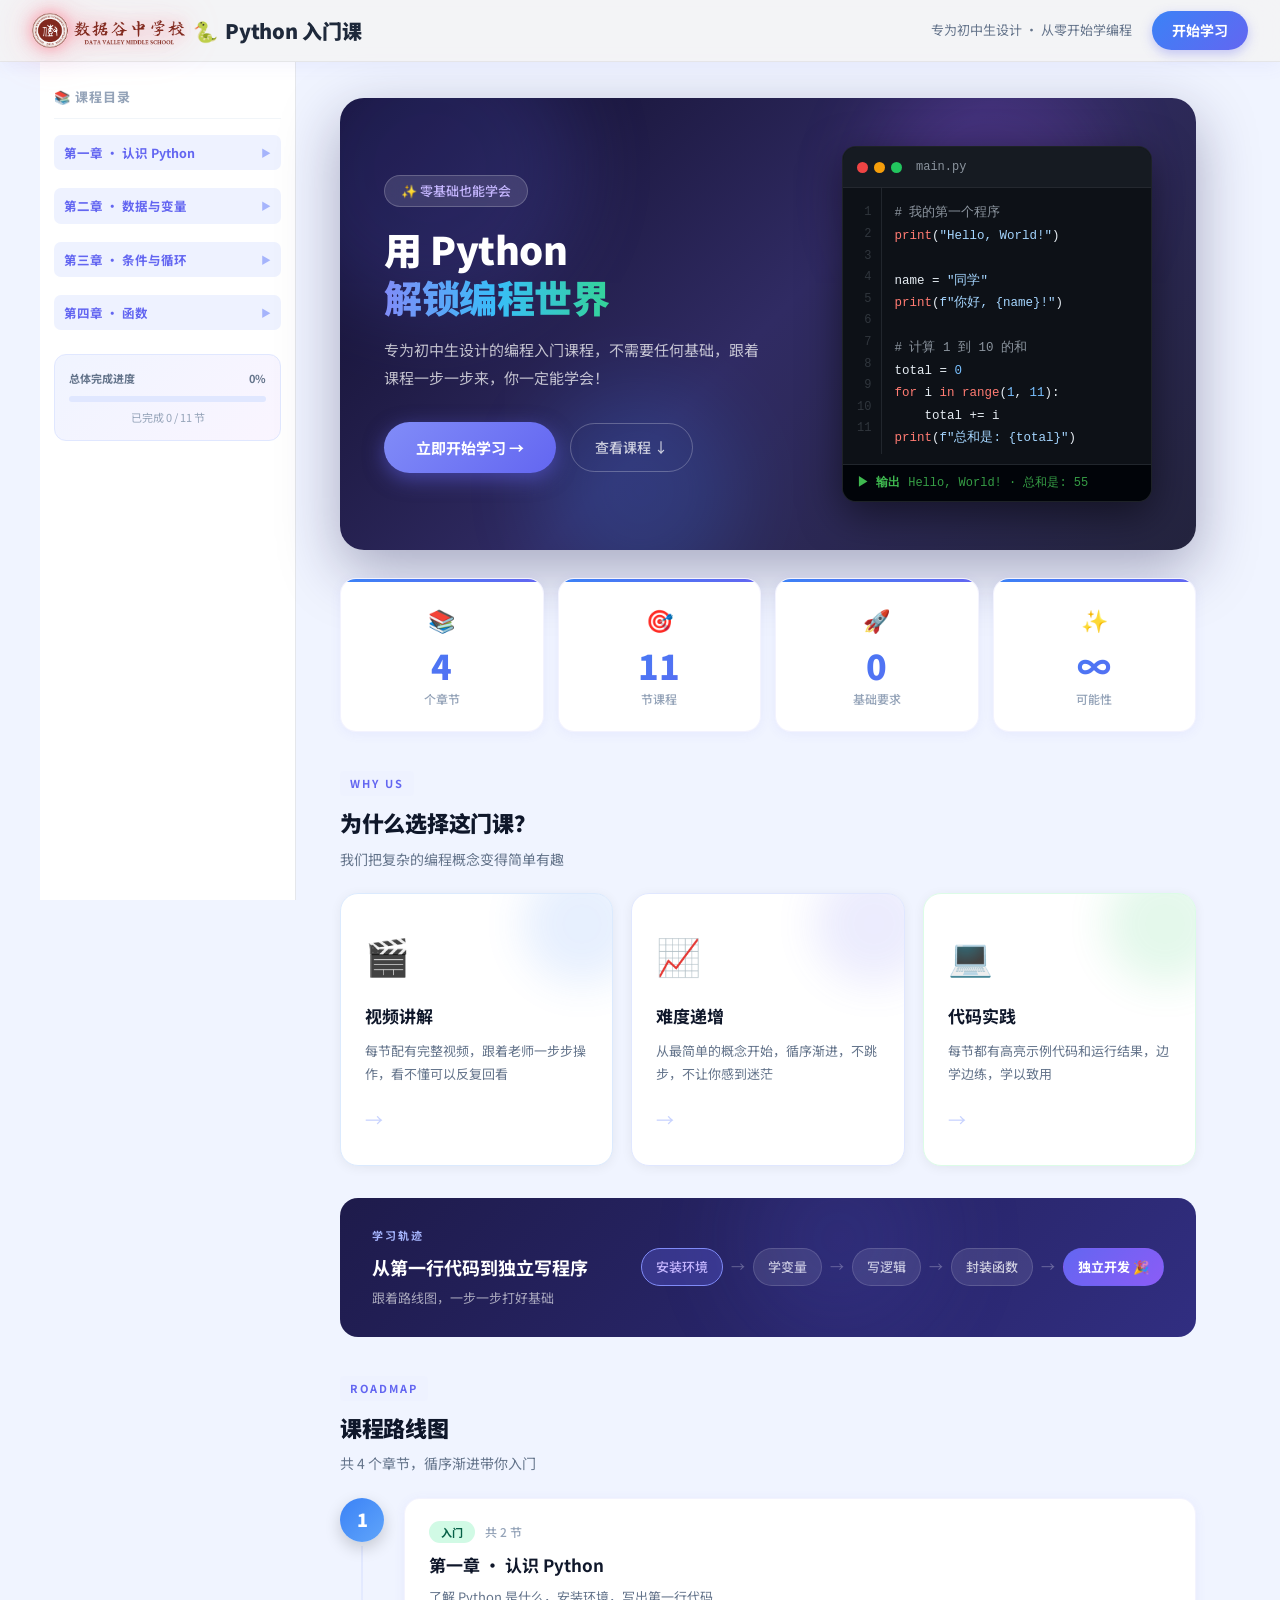
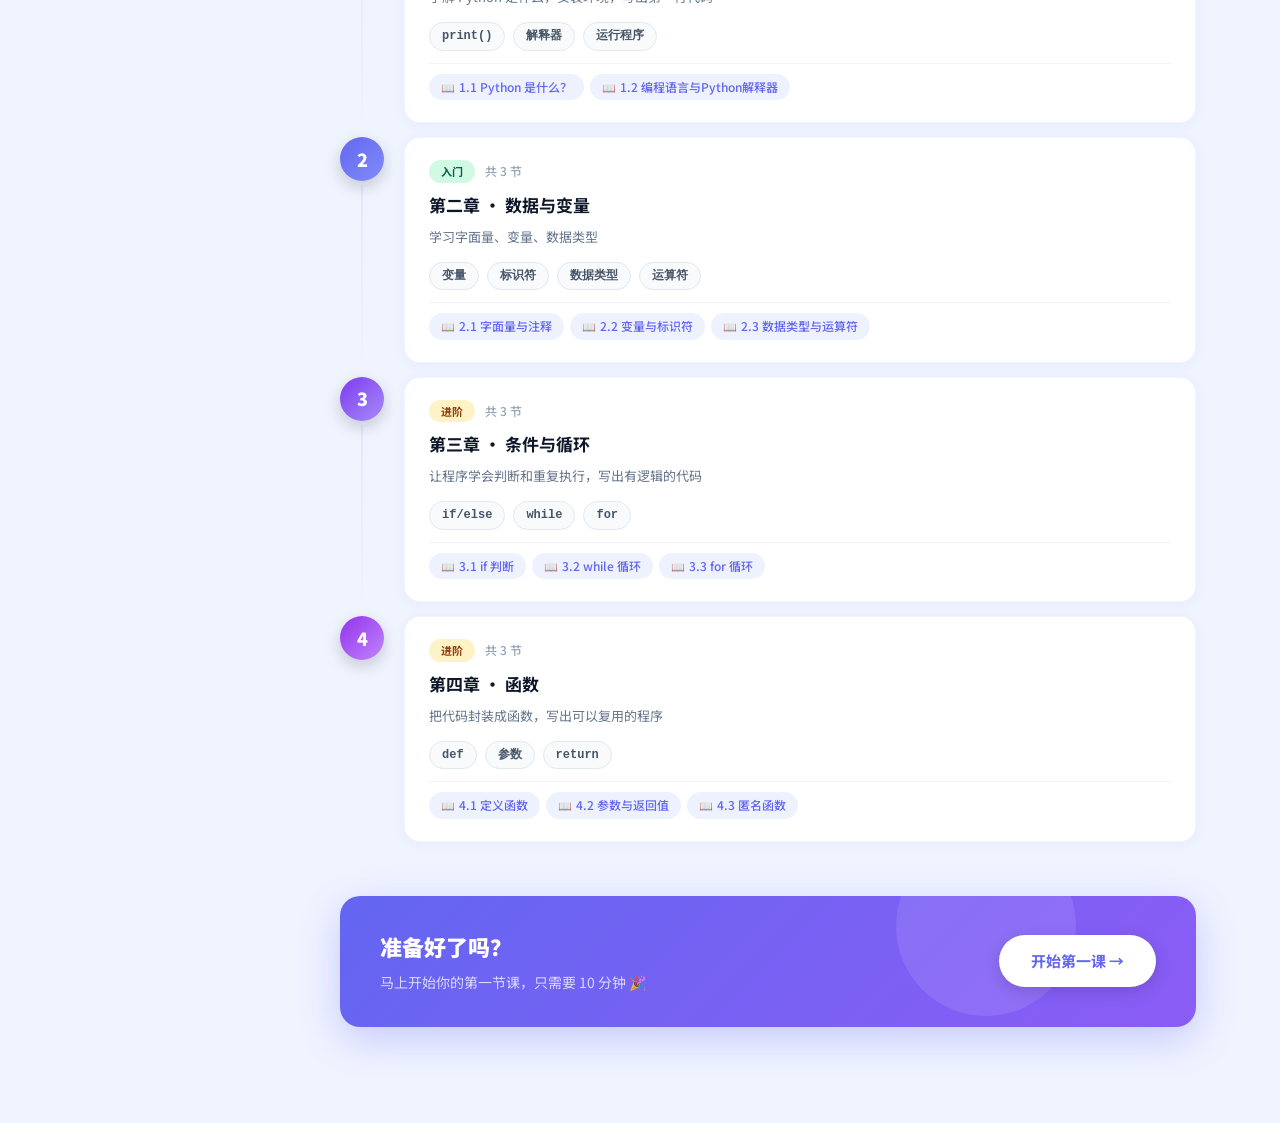
<file: index.html>
<!DOCTYPE html>
<html lang="zh-CN">

<head>
    <meta charset="UTF-8">
    <meta name="viewport" content="width=device-width, initial-scale=1.0">
    <title>Python 零基础入门 - 初中生专属</title>
    <link rel="preconnect" href="https://fonts.googleapis.com">
    <link href="https://fonts.googleapis.com/css2?family=Noto+Sans+SC:wght@400;500;700;900&display=swap"
        rel="stylesheet">
    <link rel="stylesheet" href="css/style.css">
</head>

<body>

    <!-- 顶部导航栏 -->
    <header class="top-nav">
        <div class="nav-logo">
            <img src="images/logo.png" alt="Logo" class="nav-logo-img">
            <span class="logo-snake">🐍</span>
            <span>Python 入门课</span>
        </div>
        <div class="nav-right">
            <div class="nav-info">专为初中生设计 · 从零开始学编程</div>
            <a href="pages/chapter1.html" class="nav-cta">开始学习</a>
        </div>
    </header>

    <div class="container">

        <!-- 左侧目录 -->
        <aside class="sidebar"></aside>

        <!-- 右侧内容区 -->
        <main class="main-content">

            <!-- Hero 区域 -->
            <div class="hero-box animate-in">
                <!-- 背景装饰 -->
                <div class="hero-bg-circles">
                    <div class="bg-circle c1"></div>
                    <div class="bg-circle c2"></div>
                    <div class="bg-circle c3"></div>
                </div>

                <div class="hero-text">
                    <div class="hero-tag">✨ 零基础也能学会</div>
                    <h1>用 Python<br><span class="hero-highlight">解锁编程世界</span></h1>
                    <p>专为初中生设计的编程入门课程，不需要任何基础，跟着课程一步一步来，你一定能学会！</p>
                    <div class="hero-actions">
                        <a href="pages/chapter1.html" class="start-btn">立即开始学习 →</a>
                        <a href="#roadmap" class="outline-btn">查看课程 ↓</a>
                    </div>
                </div>

                <div class="hero-code">
    <div class="fake-code-header">
        <span class="dot red"></span>
        <span class="dot yellow"></span>
        <span class="dot green"></span>
        <span class="code-filename">main.py</span>
    </div>
    <div class="code-body">
        <div class="code-line-nums">
            <span>1</span><span>2</span><span>3</span>
            <span>4</span><span>5</span><span>6</span>
            <span>7</span><span>8</span><span>9</span>
            <span>10</span><span>11</span>
        </div>
        <pre class="fake-code"><span class="fc-comment"># 我的第一个程序</span>
<span class="fc-keyword">print</span>(<span class="fc-string">"Hello, World!"</span>)

name = <span class="fc-string">"同学"</span>
<span class="fc-keyword">print</span>(<span class="fc-string">f"你好, {name}!"</span>)

<span class="fc-comment"># 计算 1 到 10 的和</span>
total = <span class="fc-number">0</span>
<span class="fc-keyword">for</span> i <span class="fc-keyword">in</span> <span class="fc-keyword">range</span>(<span class="fc-number">1</span>, <span class="fc-number">11</span>):
    total += i
<span class="fc-keyword">print</span>(<span class="fc-string">f"总和是: {total}"</span>)</pre>
    </div>
    <div class="code-output">
        <span class="output-label">▶ 输出</span>
        <span class="output-text">Hello, World! · 总和是: 55</span>
    </div>
</div>
            </div>

            <!-- 统计数字 -->
            <div class="stats-row animate-in" style="animation-delay: 0.1s">
                <div class="stat-item">
                    <div class="stat-icon">📚</div>
                    <div class="stat-num" id="statChapters">-</div>
                    <div class="stat-label">个章节</div>
                </div>
                <div class="stat-item">
                    <div class="stat-icon">🎯</div>
                    <div class="stat-num" id="statLessons">-</div>
                    <div class="stat-label">节课程</div>
                </div>
                <div class="stat-item">
                    <div class="stat-icon">🚀</div>
                    <div class="stat-num">0</div>
                    <div class="stat-label">基础要求</div>
                </div>
                <div class="stat-item">
                    <div class="stat-icon">✨</div>
                    <div class="stat-num">∞</div>
                    <div class="stat-label">可能性</div>
                </div>
            </div>

            <!-- 课程特点卡片 -->
            <div class="section-header animate-in" style="animation-delay: 0.2s">
                <div class="section-tag">WHY US</div>
                <h2 class="section-title">为什么选择这门课？</h2>
                <p class="section-desc">我们把复杂的编程概念变得简单有趣</p>
            </div>

            <div class="card-grid animate-in" style="animation-delay: 0.25s">
                <div class="card card-blue">
                    <div class="card-glow"></div>
                    <div class="card-icon">🎬</div>
                    <h3>视频讲解</h3>
                    <p>每节配有完整视频，跟着老师一步步操作，看不懂可以反复回看</p>
                    <div class="card-arrow">→</div>
                </div>
                <div class="card card-purple">
                    <div class="card-glow"></div>
                    <div class="card-icon">📈</div>
                    <h3>难度递增</h3>
                    <p>从最简单的概念开始，循序渐进，不跳步，不让你感到迷茫</p>
                    <div class="card-arrow">→</div>
                </div>
                <div class="card card-green">
                    <div class="card-glow"></div>
                    <div class="card-icon">💻</div>
                    <h3>代码实践</h3>
                    <p>每节都有高亮示例代码和运行结果，边学边练，学以致用</p>
                    <div class="card-arrow">→</div>
                </div>
            </div>

            <!-- 学习轨迹横幅 -->
            <div class="journey-banner animate-in" style="animation-delay:0.28s">
                <div class="journey-text">
                    <div class="journey-tag">学习轨迹</div>
                    <h3>从第一行代码到独立写程序</h3>
                    <p>跟着路线图，一步一步打好基础</p>
                </div>
                <div class="journey-steps">
                    <div class="j-step active">安装环境</div>
                    <div class="j-arrow">→</div>
                    <div class="j-step">学变量</div>
                    <div class="j-arrow">→</div>
                    <div class="j-step">写逻辑</div>
                    <div class="j-arrow">→</div>
                    <div class="j-step">封装函数</div>
                    <div class="j-arrow">→</div>
                    <div class="j-step highlight">独立开发 🎉</div>
                </div>
            </div>

            <!-- 章节路线图 -->
            <div class="section-header animate-in" style="animation-delay: 0.3s" id="roadmap">
                <div class="section-tag">ROADMAP</div>
                <h2 class="section-title">课程路线图</h2>
                <p class="section-desc" id="roadmapDesc"></p>
            </div>

            <div class="roadmap animate-in" style="animation-delay: 0.35s" id="roadmapContainer"></div>

            <!-- 底部 CTA -->
            <div class="cta-banner animate-in" style="animation-delay:0.4s">
                <div class="cta-left">
                    <h3>准备好了吗？</h3>
                    <p>马上开始你的第一节课，只需要 10 分钟 🎉</p>
                </div>
                <a href="pages/chapter1.html" class="cta-btn">开始第一课 →</a>
            </div>

        </main>
    </div>

    <script src="js/main.js"></script>
    <script>
        // ===================================================
        // 路线图补充元数据（描述、标签、难度等级）
        // ===================================================
        const ROADMAP_META = [
            { badge: 'badge-beginner', badgeText: '入门',      desc: '了解 Python 是什么，安装环境，写出第一行代码',                        tags: ['print()', '解释器', '运行程序'] },
            { badge: 'badge-beginner', badgeText: '入门',      desc: '学习字面量、变量、数据类型',                                           tags: ['变量', '标识符', '数据类型', '运算符'] },
            { badge: 'badge-intermediate', badgeText: '进阶',   desc: '让程序学会判断和重复执行，写出有逻辑的代码',                          tags: ['if/else', 'while', 'for'] },
            { badge: 'badge-intermediate', badgeText: '进阶',   desc: '把代码封装成函数，写出可以复用的程序',                                tags: ['def', '参数', 'return'] },
        ];

        const ROADMAP_COLORS = ['blue', 'indigo', 'violet', 'purple'];

        // ===================================================
        // 渲染课程路线图
        // ===================================================
        function renderRoadmap() {
            const container = document.getElementById('roadmapContainer');
            const descEl = document.getElementById('roadmapDesc');
            if (!container) return;

            const totalChapters = COURSE_CONFIG.chapters.length;
            if (descEl) descEl.textContent = `共 ${totalChapters} 个章节，循序渐进带你入门`;

            container.innerHTML = '';

            COURSE_CONFIG.chapters.forEach((chapter, idx) => {
                const meta = ROADMAP_META[idx] || {};
                const color = ROADMAP_COLORS[idx % ROADMAP_COLORS.length];
                const isLast = idx === totalChapters - 1;

                // 构建标签 HTML
                const tagsHtml = (meta.tags || [])
                    .map(t => `<span>${t}</span>`)
                    .join('');

                // 组装课时列表
                const lessonsHtml = chapter.lessons
                    .map(lesson => `<a href="pages/${lesson.file}" class="roadmap-lesson">${lesson.title}</a>`)
                    .join('');

                const item = document.createElement('div');
                item.className = 'roadmap-item';
                item.innerHTML = `
                    <div class="roadmap-left">
                        <div class="roadmap-dot dot-${color}">${idx + 1}</div>
                        ${isLast ? '' : '<div class="roadmap-connector"></div>'}
                    </div>
                    <div class="roadmap-content">
                        <div class="roadmap-meta">
                            <span class="badge ${meta.badge || 'badge-beginner'}">${meta.badgeText || '入门'}</span>
                            <span class="roadmap-count">共 ${chapter.lessons.length} 节</span>
                        </div>
                        <h3>${chapter.title}</h3>
                        <p>${meta.desc || ''}</p>
                        <div class="roadmap-tags">${tagsHtml}</div>
                        <div class="roadmap-lessons">${lessonsHtml}</div>
                    </div>
                `;
                container.appendChild(item);
            });
        }

        // ===================================================
        // 页面加载后执行
        // ===================================================
        document.addEventListener("DOMContentLoaded", renderRoadmap);
    </script>
</body>

</html>
</file>
<file: css/style.css>
/* ===== 全局基础 ===== */
* {
    margin: 0;
    padding: 0;
    box-sizing: border-box;
}

:root {
    --blue:   #3b82f6;
    --indigo: #6366f1;
    --purple: #a855f7;
    --violet: #7c3aed;
    --green:  #22c55e;
    --nav-h:  62px;
}

body {
    font-family: "Noto Sans SC", "Microsoft YaHei", "PingFang SC", sans-serif;
    background: #f0f4ff;
    color: #1e293b;
    line-height: 1.7;
}

a { text-decoration: none; color: inherit; }

/* ===== 动画 ===== */
@keyframes fadeInUp {
    from { opacity: 0; transform: translateY(24px); }
    to   { opacity: 1; transform: translateY(0); }
}
@keyframes float {
    0%, 100% { transform: translateY(0px); }
    50%       { transform: translateY(-8px); }
}
@keyframes pulse-ring {
    0%   { box-shadow: 0 0 0 0 rgba(99,102,241,0.4); }
    70%  { box-shadow: 0 0 0 10px rgba(99,102,241,0); }
    100% { box-shadow: 0 0 0 0 rgba(99,102,241,0); }
}
@keyframes slideIn {
    from { opacity: 0; transform: translateX(-16px); }
    to   { opacity: 1; transform: translateX(0); }
}
@keyframes logo-glow {
    0%, 100% {
        filter: drop-shadow(0 0 6px rgba(251, 113, 133, 0.6))
                drop-shadow(0 0 16px rgba(251, 113, 133, 0.3));
    }
    50% {
        filter: drop-shadow(0 0 12px rgba(251, 113, 133, 0.9))
                drop-shadow(0 0 28px rgba(251, 113, 133, 0.5));
    }
}

.animate-in { animation: fadeInUp 0.55s cubic-bezier(.22,.68,0,1.2) both; }

/* ===== 顶部导航 ===== */
.top-nav {
    background: rgba(243, 244, 246, 0.92);
    backdrop-filter: blur(16px);
    -webkit-backdrop-filter: blur(16px);
    border-bottom: 1px solid rgba(0, 0, 0, 0.06);
    color: #1e293b;
    padding: 0 32px;
    height: var(--nav-h);
    display: flex;
    align-items: center;
    justify-content: space-between;
    position: sticky;
    top: 0;
    z-index: 100;
    box-shadow: 0 2px 20px rgba(99,102,241,0.08);
}
.nav-logo {
    font-size: 20px;
    font-weight: 900;
    display: flex;
    align-items: center;
    gap: 8px;
    color: #1e293b;
    letter-spacing: -0.3px;
}
.nav-logo-img {
    height: 36px;
    width: auto;
    border-radius: 6px;
    object-fit: contain;
    filter: drop-shadow(0 0 8px rgba(251, 113, 133, 0.7))
            drop-shadow(0 0 20px rgba(251, 113, 133, 0.4));
    animation: logo-glow 2.5s ease-in-out infinite;
}
.logo-snake {
    animation: float 3s ease-in-out infinite;
    display: inline-block;
}
.nav-right {
    display: flex;
    align-items: center;
    gap: 20px;
}
.nav-info {
    font-size: 13px;
    color: #64748b;
}
.nav-cta {
    background: linear-gradient(135deg, var(--blue), var(--indigo));
    color: white;
    padding: 8px 20px;
    border-radius: 50px;
    font-size: 14px;
    font-weight: 700;
    transition: transform 0.2s, box-shadow 0.2s;
    box-shadow: 0 4px 12px rgba(99,102,241,0.35);
}
.nav-cta:hover {
    transform: translateY(-1px);
    box-shadow: 0 6px 18px rgba(99,102,241,0.45);
}

/* ===== 主体布局 ===== */
.container {
    display: flex;
    max-width: 1200px;
    margin: 0 auto;
    min-height: calc(100vh - var(--nav-h));
}

/* ===== 左侧目录 ===== */
.sidebar {
    width: 256px;
    flex-shrink: 0;
    background: #ffffff;
    border-right: 1px solid #e5e7eb;
    padding: 24px 14px;
    position: sticky;
    top: var(--nav-h);
    height: calc(100vh - var(--nav-h));
    overflow-y: auto;
}
.sidebar::-webkit-scrollbar { width: 4px; }
.sidebar::-webkit-scrollbar-thumb { background: #e0e7ff; border-radius: 4px; }

.sidebar h3 {
    font-size: 13px;
    font-weight: 700;
    color: #94a3b8;
    text-transform: uppercase;
    letter-spacing: 1px;
    margin-bottom: 16px;
    padding-bottom: 10px;
    border-bottom: 1px solid #f1f5f9;
}
.chapter-group { margin-bottom: 14px; }

.chapter-title {
    font-size: 12.5px;
    font-weight: 700;
    color: var(--indigo);
    padding: 7px 10px;
    background: #eef2ff;
    border-radius: 7px;
    margin-bottom: 4px;
    cursor: pointer;
    display: flex;
    justify-content: space-between;
    align-items: center;
    user-select: none;
    transition: background 0.2s;
}
.chapter-title:hover { background: #e0e7ff; }
.arrow { font-size: 10px; color: #a5b4fc; }

.sidebar ul {
    list-style: none;
    padding-left: 6px;
    max-height: 400px;
    overflow: hidden;
    transition: max-height 0.3s ease, opacity 0.3s ease;
    opacity: 1;
}
.sidebar ul.collapsed { max-height: 0; opacity: 0; }

.sidebar ul li {
    display: flex;
    align-items: center;
    justify-content: space-between;
    margin: 2px 0;
}
.sidebar ul li a {
    flex: 1;
    display: block;
    padding: 6px 10px;
    font-size: 13px;
    color: #64748b;
    border-radius: 6px;
    transition: all 0.18s;
}
.sidebar ul li a:hover {
    background: #f0f4ff;
    color: var(--blue);
    padding-left: 14px;
}
.sidebar ul li a.active {
    background: #eef2ff;
    color: #4338ca;
    font-weight: 700;
    border-left: 3px solid var(--indigo);
}

.done-mark {
    color: var(--green);
    font-weight: 700;
    font-size: 12px;
    flex-shrink: 0;
    margin-left: 4px;
}

/* 侧边栏总进度 */
.sidebar-progress {
    margin-top: 20px;
    padding: 14px;
    background: linear-gradient(135deg, #f0f4ff, #faf5ff);
    border-radius: 12px;
    border: 1px solid #e0e7ff;
}
.sidebar-progress-label {
    display: flex;
    justify-content: space-between;
    font-size: 11px;
    font-weight: 700;
    color: #64748b;
    margin-bottom: 8px;
}
.sidebar-progress-bg {
    background: #e0e7ff;
    border-radius: 99px;
    height: 6px;
    margin-bottom: 6px;
}
.sidebar-progress-fill {
    background: linear-gradient(90deg, var(--blue), var(--indigo));
    height: 6px;
    border-radius: 99px;
    width: 0%;
    transition: width 0.7s cubic-bezier(.22,.68,0,1.2);
}
.sidebar-progress-count {
    font-size: 11px;
    color: #94a3b8;
    text-align: center;
}

/* ===== 右侧内容 ===== */
.main-content {
    flex: 1;
    padding: 36px 44px;
    min-width: 0;
}

/* ===========================
   HERO
=========================== */
.hero-box {
    position: relative;
    display: flex;
    gap: 28px;
    align-items: center;
    background: linear-gradient(135deg, #0f0c29, #302b63, #24243e);
    border-radius: 24px;
    padding: 48px 44px;
    margin-bottom: 28px;
    color: white;
    overflow: hidden;
    box-shadow: 0 20px 60px rgba(30,27,75,0.35);
}

/* 背景装饰圆 */
.hero-bg-circles { position: absolute; inset: 0; pointer-events: none; }
.bg-circle {
    position: absolute;
    border-radius: 50%;
    opacity: 0.18;
    filter: blur(40px);
}
.c1 { width: 300px; height: 300px; background: #6366f1; top: -80px; left: -60px; }
.c2 { width: 200px; height: 200px; background: #3b82f6; bottom: -40px; left: 200px; }
.c3 { width: 250px; height: 250px; background: #a855f7; top: -30px; right: 80px; }

.hero-text { flex: 1; position: relative; z-index: 1; }

.hero-tag {
    display: inline-block;
    background: rgba(255,255,255,0.12);
    border: 1px solid rgba(255,255,255,0.2);
    backdrop-filter: blur(8px);
    border-radius: 50px;
    padding: 4px 16px;
    font-size: 13px;
    color: #c4b5fd;
    margin-bottom: 18px;
    font-weight: 500;
}

.hero-text h1 {
    font-size: 38px;
    font-weight: 900;
    line-height: 1.25;
    margin-bottom: 16px;
    letter-spacing: -0.5px;
}
.hero-highlight {
    background: linear-gradient(90deg, #818cf8, #38bdf8, #34d399);
    -webkit-background-clip: text;
    -webkit-text-fill-color: transparent;
    background-clip: text;
}
.hero-text p {
    font-size: 15px;
    color: rgba(255,255,255,0.72);
    margin-bottom: 30px;
    line-height: 1.85;
    max-width: 380px;
}
.hero-actions { display: flex; gap: 14px; align-items: center; flex-wrap: wrap; }

.start-btn {
    display: inline-block;
    background: linear-gradient(135deg, #818cf8, #6366f1);
    color: white;
    padding: 13px 32px;
    border-radius: 50px;
    font-size: 15px;
    font-weight: 700;
    box-shadow: 0 6px 20px rgba(99,102,241,0.5);
    transition: transform 0.2s, box-shadow 0.2s;
    animation: pulse-ring 2.5s infinite;
}
.start-btn:hover {
    transform: translateY(-2px);
    box-shadow: 0 10px 28px rgba(99,102,241,0.65);
}

.outline-btn {
    display: inline-block;
    border: 1px solid rgba(255,255,255,0.25);
    color: rgba(255,255,255,0.75);
    padding: 12px 24px;
    border-radius: 50px;
    font-size: 14px;
    font-weight: 500;
    transition: all 0.2s;
}
.outline-btn:hover {
    background: rgba(255,255,255,0.1);
    color: white;
}

/* Hero 右侧代码框 */
.hero-code {
    width: 310px;
    flex-shrink: 0;
    background: #0d1117;
    border-radius: 14px;
    overflow: hidden;
    box-shadow: 0 12px 40px rgba(0,0,0,0.5);
    border: 1px solid rgba(255,255,255,0.07);
    position: relative;
    z-index: 1;

}
.fake-code-header {
    background: #161b22;
    padding: 10px 14px;
    display: flex;
    align-items: center;
    gap: 6px;
    border-bottom: 1px solid rgba(255,255,255,0.06);
}
.code-filename {
    margin-left: 8px;
    font-size: 12px;
    color: #8b949e;
    font-family: "Courier New", monospace;
}
.dot { width: 11px; height: 11px; border-radius: 50%; }
.dot.red    { background: #ef4444; }
.dot.yellow { background: #f59e0b; }
.dot.green  { background: #22c55e; }

/* 行号 + 代码并排 */
.hero-code {
    width: 310px;
    flex-shrink: 0;
    background: #0d1117;
    border-radius: 14px;
    overflow: hidden;
    box-shadow: 0 12px 40px rgba(0,0,0,0.5);
    border: 1px solid rgba(255,255,255,0.07);
    position: relative;
    z-index: 1;
    display: flex;
    flex-direction: column;
}

.code-body {
    display: flex;
    flex-direction: row;
    align-items: flex-start;
    overflow: hidden;
}
.code-line-nums {
    padding: 14px 0 14px 14px;
    display: flex;
    flex-direction: column;
    gap: 0;
    font-size: 12px;
    font-family: "Courier New", monospace;
    line-height: 1.8;
    color: #30363d;
    user-select: none;
    border-right: 1px solid #21262d;
    padding-right: 10px;
    text-align: right;
}

.fake-code {
    padding: 14px 14px 14px 12px;
    font-size: 12.5px;
    font-family: "Courier New", monospace;
    line-height: 1.8;
    color: #e6edf3;
    flex: 1;
    overflow: hidden;
}
.fc-comment { color: #8b949e; }
.fc-keyword { color: #ff7b72; }
.fc-string  { color: #a5d6ff; }
.fc-number  { color: #79c0ff; }

.code-output {
    background: #010409;
    border-top: 1px solid #21262d;
    padding: 8px 14px;
    font-size: 12px;
    font-family: "Courier New", monospace;
    display: flex;
    gap: 8px;
    align-items: center;
    color: #3fb950;
}
.output-label {
    color: #3fb950;
    font-weight: 700;
    flex-shrink: 0;
}
.output-text { color: #3fb950; opacity: 0.85; }

/* ===========================
   统计数字
=========================== */
.stats-row {
    display: grid;
    grid-template-columns: repeat(4, 1fr);
    gap: 14px;
    margin-bottom: 36px;
}
.stat-item {
    background: white;
    border-radius: 16px;
    padding: 22px 16px;
    text-align: center;
    box-shadow: 0 2px 12px rgba(99,102,241,0.07);
    transition: transform 0.22s, box-shadow 0.22s;
    border: 1px solid rgba(99,102,241,0.08);
    position: relative;
    overflow: hidden;
}
.stat-item::before {
    content: '';
    position: absolute;
    top: 0; left: 0; right: 0;
    height: 3px;
    background: linear-gradient(90deg, var(--blue), var(--indigo));
    border-radius: 3px 3px 0 0;
}
.stat-item:hover {
    transform: translateY(-4px);
    box-shadow: 0 10px 28px rgba(99,102,241,0.14);
}
.stat-icon { font-size: 22px; margin-bottom: 8px; }
.stat-num {
    font-size: 34px;
    font-weight: 900;
    background: linear-gradient(135deg, var(--blue), var(--indigo));
    -webkit-background-clip: text;
    -webkit-text-fill-color: transparent;
    background-clip: text;
    line-height: 1.1;
}
.stat-label { font-size: 12px; color: #94a3b8; margin-top: 5px; font-weight: 500; }

/* ===========================
   区块标题
=========================== */
.section-header {
    margin-bottom: 22px;
}
.section-tag {
    display: inline-block;
    font-size: 11px;
    font-weight: 700;
    letter-spacing: 2px;
    color: var(--indigo);
    background: #eef2ff;
    padding: 3px 10px;
    border-radius: 4px;
    margin-bottom: 8px;
}
.section-title {
    font-size: 22px;
    font-weight: 900;
    color: #0f172a;
    letter-spacing: -0.3px;
    margin-bottom: 6px;
}
.section-desc {
    font-size: 14px;
    color: #64748b;
}

/* ===========================
   特点卡片
=========================== */
.card-grid {
    display: grid;
    grid-template-columns: repeat(3, 1fr);
    gap: 18px;
    margin-bottom: 32px;
}
.card {
    background: white;
    border-radius: 18px;
    padding: 30px 24px;
    box-shadow: 0 2px 12px rgba(0,0,0,0.06);
    transition: transform 0.25s, box-shadow 0.25s;
    position: relative;
    overflow: hidden;
    border: 1px solid transparent;
}
.card-glow {
    position: absolute;
    width: 120px; height: 120px;
    border-radius: 50%;
    top: -30px; right: -30px;
    opacity: 0.12;
    filter: blur(20px);
    transition: opacity 0.3s;
}
.card:hover .card-glow { opacity: 0.25; }
.card-blue  { border-color: #dbeafe; }
.card-blue  .card-glow { background: #3b82f6; }
.card-purple { border-color: #e0e7ff; }
.card-purple .card-glow { background: #6366f1; }
.card-green  { border-color: #dcfce7; }
.card-green  .card-glow { background: #22c55e; }

.card:hover {
    transform: translateY(-6px);
    box-shadow: 0 16px 36px rgba(0,0,0,0.10);
}
.card-icon { font-size: 36px; margin-bottom: 16px; display: block; }
.card h3 { font-size: 17px; font-weight: 700; color: #0f172a; margin-bottom: 10px; }
.card p  { font-size: 13px; color: #64748b; line-height: 1.75; }
.card-arrow {
    margin-top: 18px;
    font-size: 18px;
    color: #c7d2fe;
    transition: color 0.2s, transform 0.2s;
    display: inline-block;
}
.card:hover .card-arrow { color: var(--indigo); transform: translateX(4px); }

/* ===========================
   学习轨迹横幅
=========================== */
.journey-banner {
    background: linear-gradient(135deg, #1e1b4b, #312e81);
    border-radius: 18px;
    padding: 28px 32px;
    margin-bottom: 36px;
    display: flex;
    align-items: center;
    justify-content: space-between;
    gap: 24px;
    color: white;
    overflow: hidden;
    position: relative;
}
.journey-banner::before {
    content: '';
    position: absolute;
    width: 200px; height: 200px;
    background: #6366f1;
    border-radius: 50%;
    opacity: 0.12;
    filter: blur(50px);
    top: -60px; right: 30%;
}
.journey-tag {
    font-size: 11px;
    font-weight: 700;
    letter-spacing: 2px;
    color: #a5b4fc;
    margin-bottom: 8px;
}
.journey-text h3 {
    font-size: 18px;
    font-weight: 700;
    margin-bottom: 4px;
}
.journey-text p { font-size: 13px; color: rgba(255,255,255,0.6); }

.journey-steps {
    display: flex;
    align-items: center;
    gap: 8px;
    flex-wrap: wrap;
    flex-shrink: 0;
}
.j-step {
    background: rgba(255,255,255,0.1);
    border: 1px solid rgba(255,255,255,0.15);
    color: rgba(255,255,255,0.75);
    padding: 7px 14px;
    border-radius: 50px;
    font-size: 13px;
    font-weight: 500;
}
.j-step.active {
    background: rgba(99,102,241,0.3);
    border-color: #818cf8;
    color: #c4b5fd;
}
.j-step.highlight {
    background: linear-gradient(135deg, #6366f1, #8b5cf6);
    border-color: transparent;
    color: white;
    font-weight: 700;
}
.j-arrow { color: rgba(255,255,255,0.3); font-size: 14px; }

/* ===========================
   路线图
=========================== */
.roadmap { margin-bottom: 40px; }

.roadmap-item {
    display: flex;
    gap: 0;
    align-items: stretch;
}
.roadmap-left {
    display: flex;
    flex-direction: column;
    align-items: center;
    margin-right: 20px;
    flex-shrink: 0;
}
.roadmap-dot {
    width: 44px; height: 44px;
    flex-shrink: 0;
    color: white;
    border-radius: 50%;
    display: flex;
    align-items: center;
    justify-content: center;
    font-size: 18px;
    font-weight: 900;
    box-shadow: 0 6px 16px rgba(0,0,0,0.18);
    z-index: 1;
}
.dot-blue   { background: linear-gradient(135deg, #3b82f6, #60a5fa); }
.dot-indigo { background: linear-gradient(135deg, #6366f1, #818cf8); }
.dot-violet { background: linear-gradient(135deg, #7c3aed, #a78bfa); }
.dot-purple { background: linear-gradient(135deg, #9333ea, #c084fc); }

.roadmap-connector {
    width: 2px;
    flex: 1;
    background: linear-gradient(to bottom, #e0e7ff, #f0f4ff);
    margin: 4px 0;
    min-height: 24px;
}

.roadmap-content {
    flex: 1;
    background: white;
    border-radius: 16px;
    padding: 22px 24px;
    margin-bottom: 14px;
    box-shadow: 0 2px 12px rgba(99,102,241,0.07);
    border: 1px solid rgba(99,102,241,0.08);
    transition: transform 0.2s, box-shadow 0.2s;
}
.roadmap-content:hover {
    transform: translateX(4px);
    box-shadow: 0 8px 24px rgba(99,102,241,0.12);
}
.roadmap-meta {
    display: flex;
    align-items: center;
    gap: 10px;
    margin-bottom: 8px;
}
.roadmap-count {
    font-size: 12px;
    color: #94a3b8;
    font-weight: 500;
}
.roadmap-content h3 {
    font-size: 17px;
    font-weight: 700;
    color: #0f172a;
    margin-bottom: 6px;
}
.roadmap-content p {
    font-size: 13px;
    color: #64748b;
    margin-bottom: 14px;
    line-height: 1.7;
}
.roadmap-tags {
    display: flex;
    gap: 8px;
    flex-wrap: wrap;
}
.roadmap-tags span {
    background: #f8fafc;
    border: 1px solid #e2e8f0;
    color: #475569;
    padding: 3px 12px;
    border-radius: 50px;
    font-size: 12px;
    font-family: "Courier New", monospace;
    font-weight: 600;
}

/* 路线图内课时链接列表 */
.roadmap-lessons {
    display: flex;
    flex-wrap: wrap;
    gap: 6px;
    margin-top: 12px;
    padding-top: 10px;
    border-top: 1px solid #f1f5f9;
}
.roadmap-lesson {
    display: inline-flex;
    align-items: center;
    gap: 4px;
    font-size: 12px;
    font-weight: 500;
    color: #6366f1;
    background: #eef2ff;
    padding: 3px 12px;
    border-radius: 50px;
    text-decoration: none;
    transition: background 0.2s, color 0.2s;
}
.roadmap-lesson:hover {
    background: #6366f1;
    color: #fff;
}
.roadmap-lesson::before {
    content: '📖';
    font-size: 11px;
}

/* 难度徽章 */
.badge {
    display: inline-block;
    padding: 2px 12px;
    border-radius: 20px;
    font-size: 11px;
    font-weight: 700;
}
.badge-beginner     { background: #d1fae5; color: #065f46; }
.badge-intermediate { background: #fef3c7; color: #92400e; }

/* ===========================
   底部 CTA
=========================== */
.cta-banner {
    background: linear-gradient(135deg, #6366f1, #8b5cf6);
    border-radius: 20px;
    padding: 32px 40px;
    display: flex;
    align-items: center;
    justify-content: space-between;
    gap: 20px;
    margin-bottom: 60px;
    color: white;
    box-shadow: 0 12px 40px rgba(99,102,241,0.3);
    position: relative;
    overflow: hidden;
}
.cta-banner::before {
    content: '';
    position: absolute;
    width: 180px; height: 180px;
    background: rgba(255,255,255,0.1);
    border-radius: 50%;
    top: -60px; right: 120px;
}
.cta-left h3 {
    font-size: 22px;
    font-weight: 900;
    margin-bottom: 6px;
}
.cta-left p { font-size: 14px; color: rgba(255,255,255,0.75); }
.cta-btn {
    flex-shrink: 0;
    background: white;
    color: var(--indigo);
    padding: 13px 32px;
    border-radius: 50px;
    font-size: 15px;
    font-weight: 700;
    transition: transform 0.2s, box-shadow 0.2s;
    box-shadow: 0 4px 16px rgba(0,0,0,0.15);
    position: relative;
    z-index: 1;
}
.cta-btn:hover {
    transform: translateY(-2px);
    box-shadow: 0 8px 24px rgba(0,0,0,0.2);
}

/* ===========================
   完成按钮（章节页用）
=========================== */
.complete-btn-area {
    display: flex;
    justify-content: center;
    margin: 10px 0 24px;
}
#markCompleteBtn {
    padding: 10px 28px;
    background-color: #808080;
    color: white;
    border: none;
    border-radius: 5px;
    box-shadow: 2px 2px 5px rgba(0,0,0,0.3);
    cursor: pointer;
    font-size: 16px;
    transition: background-color 0.2s;
}
#markCompleteBtn:hover     { background-color: #4CAF50; }
#markCompleteBtn.done      { background-color: #4CAF50; }
#markCompleteBtn.done:hover { background-color: #e53e3e; }

/* ===========================
   手机端
=========================== */
.menu-toggle {
    display: none;
    background: none;
    border: none;
    color: #1e293b;
    font-size: 22px;
    cursor: pointer;
    margin-right: 10px;
}

@media (max-width: 900px) {
    .hero-text h1 { font-size: 28px; }
    .hero-code { width: 260px; }
}

@media (max-width: 768px) {
    .menu-toggle { display: inline-block; }
    .nav-info    { display: none; }
    .hero-code   { display: none; }
    .stats-row   { grid-template-columns: repeat(2, 1fr); }
    .card-grid   { grid-template-columns: 1fr; }
    .journey-banner { flex-direction: column; }
    .journey-steps  { justify-content: center; }
    .cta-banner     { flex-direction: column; text-align: center; }
    .sidebar {
        position: fixed;
        left: -280px;
        top: var(--nav-h);
        height: calc(100vh - var(--nav-h));
        z-index: 200;
        transition: left 0.3s ease;
        box-shadow: 4px 0 16px rgba(0,0,0,0.12);
    }
    .sidebar.sidebar-open { left: 0; }
    .main-content { padding: 24px 18px; }
}
</file>
